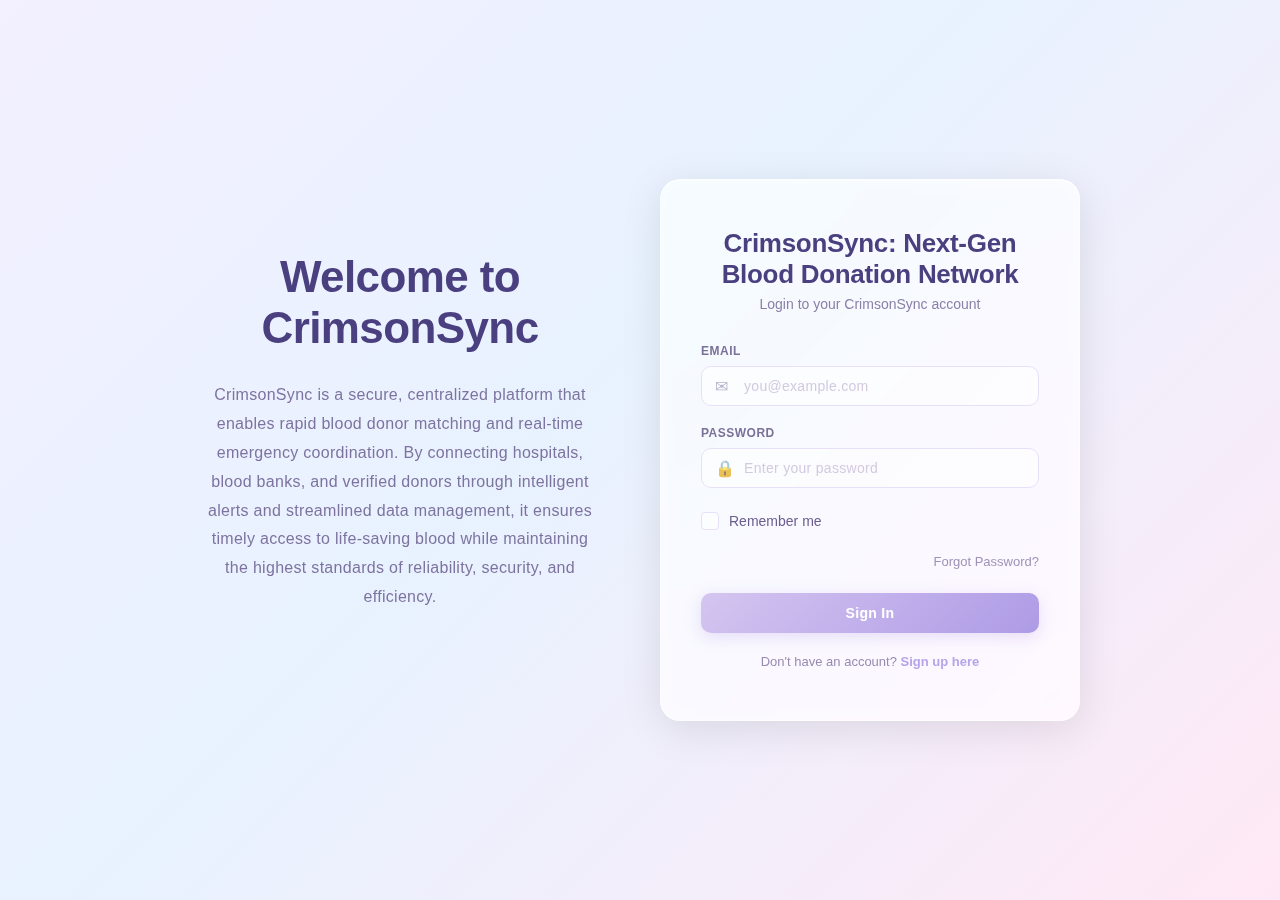
<file: login.html>
<!DOCTYPE html>
<html lang="en">
<head>
    <meta charset="UTF-8">
    <meta name="viewport" content="width=device-width, initial-scale=1.0">
    <title>CrimsonSync - Login Page</title>
    <link rel="stylesheet" href="login.css">
</head>
<body>
    <div class="auth-container">
        
        <div class="brand-section">
            <div class="brand-content">
                <h2 class="brand-headline">Welcome to CrimsonSync</h2>
                <p class="brand-description">
                    CrimsonSync is a secure, centralized platform that enables rapid blood donor matching and real-time emergency coordination. By connecting hospitals, blood banks, and verified donors through intelligent alerts and streamlined data management, it ensures timely access to life-saving blood while maintaining the highest standards of reliability, security, and efficiency.
                </p>
            </div>
        </div>

        <div class="login-section">
            <div class="login-card">
                <div class="login-header">
                    <h1>CrimsonSync: Next-Gen Blood Donation Network</h1>
                    <p>Login to your CrimsonSync account</p>
                </div>

                <form>
                    <div class="input-group">
                        <label class="input-label">Email</label>
                        <div class="input-wrapper">
                            <span class="input-icon">✉</span>
                            <input type="email" class="login-input" placeholder="you@example.com" required>
                        </div>
                    </div>

                    <div class="input-group">
                        <label class="input-label">Password</label>
                        <div class="input-wrapper">
                            <span class="input-icon">🔒</span>
                            <input type="password" class="login-input" placeholder="Enter your password" required>
                        </div>
                    </div>

                    <div class="checkbox-group">
                        <input type="checkbox" id="remember" class="checkbox-input">
                        <label for="remember" class="checkbox-label">Remember me</label>
                    </div>

                    <div class="forgot-password">
                        <a href="#" class="forgot-link">Forgot Password?</a>
                    </div>

                    <button type="submit" class="login-button">Sign In</button>

                    <p class="secondary-nav">Don't have an account?
                        <a href="#" class="secondary-link">Sign up here</a>
                    </p>
                </form>
            </div>
        </div>
    </div>
</body>

</html>
</file>
<file: login.css>
* {
    margin: 0;
    padding: 0;
    box-sizing: border-box;
}

body {
    font-family: -apple-system, BlinkMacSystemFont, 'Segoe UI', 'Helvetica Neue', 'Inter', sans-serif;
    background: linear-gradient(135deg, #f3f0ff 0%, #e8f2ff 45%, #ffe8f5 100%);
    min-height: 100vh;
    display: flex;
    align-items: center;
    justify-content: center;
    overflow-x: hidden;
}
.auth-container {
    display: flex;
    flex-direction: row;
    align-items: stretch;
    justify-content: center;
    gap: 60px;
    width: 100%;
    max-width: 960px;
    height: 80vh;
    padding: 40px;
}

/* Brand Section */
.brand-section {
    flex: 1;
    max-width: 480px;
    display: flex;
    align-items: center;
    justify-content: center;
    min-height: 100%;
    padding-right: 0;
    text-align: center;
}

.brand-content {
    position: relative;
}

.brand-headline {
    font-size: 44px;
    font-weight: 700;
    color: #4a3f7f;
    line-height: 1.15;
    margin-bottom: 28px;
    letter-spacing: -0.6px;
}

.brand-description {
    font-size: 16px;
    color: #6b5d8f;
    line-height: 1.8;
    letter-spacing: 0.3px;
    margin-bottom: 36px;
    font-weight: 400;
    opacity: 0.85;
    max-width: 400px;
}


/* Login Section */
.login-section {
    flex: 0 0 auto;
    width: 100%;
    max-width: 420px;
    display: flex;
    align-items: center;
    justify-content: center;
    min-height: 100%;;
}

.login-card {
    background: rgba(255, 255, 255, 0.65);
    backdrop-filter: blur(28px) saturate(180%);
    border-radius: 20px;
    padding: 48px 40px;
    box-shadow: 0 8px 40px rgba(0, 0, 0, 0.1),
                0 0 1px rgba(0, 0, 0, 0.05),
                inset 0 1px 0 rgba(255, 255, 255, 0.7),
                inset 0 0 20px rgba(255, 255, 255, 0.4);
    border: 1px solid rgba(255, 255, 255, 0.6);
    width: 100%;
}

.login-header {
    margin-bottom: 32px;
    text-align: center;
}

.login-header h1 {
    font-size: 26px;
    font-weight: 700;
    color: #4a3f7f;
    margin-bottom: 6px;
    letter-spacing: -0.3px;
}

.login-header p {
    font-size: 14px;
    color: #8b7fa8;
    font-weight: 400;
}

.input-group {
    margin-bottom: 20px;
}

.input-label {
    display: block;
    font-size: 12px;
    font-weight: 600;
    color: #5b4f7f;
    margin-bottom: 8px;
    letter-spacing: 0.5px;
    text-transform: uppercase;
    opacity: 0.8;
}

.input-wrapper {
    position: relative;
    display: flex;
    align-items: center;
}

.input-icon {
    position: absolute;
    left: 14px;
    color: #9d93b8;
    font-size: 16px;
    opacity: 0.7;
}

.login-input {
    width: 100%;
    padding: 11px 14px 11px 42px;
    border: 1.5px solid #e8dff8;
    border-radius: 10px;
    background: rgba(255, 255, 255, 0.5);
    font-size: 14px;
    color: #4a3f7f;
    transition: all 0.3s cubic-bezier(0.4, 0, 0.2, 1);
    font-family: inherit;
    letter-spacing: 0.3px;
}

.login-input::placeholder {
    color: #c9bdd9;
    opacity: 0.8;
}

.login-input:focus {
    outline: none;
    border-color: #d4c5f0;
    background: rgba(255, 255, 255, 0.85);
    box-shadow: 0 0 0 3px rgba(174, 155, 230, 0.15);
}

.checkbox-group {
    display: flex;
    align-items: center;
    margin: 24px 0;
    gap: 10px;
}

.checkbox-input {
    width: 18px;
    height: 18px;
    cursor: pointer;
    accent-color: #ae9be6;
    border-radius: 4px;
    appearance: none;
    border: 1.5px solid #e8dff8;
    background: rgba(255, 255, 255, 0.5);
    transition: all 0.3s ease;
}

.checkbox-input:hover {
    border-color: #d4c5f0;
    background: rgba(255, 255, 255, 0.7);
}

.checkbox-input:checked {
    background: linear-gradient(135deg, #d4c5f0 0%, #ae9be6 100%);
    border-color: #ae9be6;
}

.checkbox-label {
    font-size: 14px;
    color: #6b5d8f;
    cursor: pointer;
    user-select: none;
    font-weight: 500;
}

.forgot-password {
    display: flex;
    justify-content: flex-end;
    margin-bottom: 24px;
}

.forgot-link {
    font-size: 13px;
    color: #9d93b8;
    text-decoration: none;
    transition: color 0.3s ease;
    font-weight: 500;
}

.forgot-link:hover {
    color: #ae9be6;
}

.login-button {
    width: 100%;
    padding: 12px 16px;
    border: none;
    border-radius: 10px;
    background: linear-gradient(135deg, #d4c5f0 0%, #ae9be6 100%);
    color: #ffffff;
    font-size: 14px;
    font-weight: 600;
    cursor: pointer;
    transition: all 0.3s cubic-bezier(0.4, 0, 0.2, 1);
    box-shadow: 0 4px 16px rgba(174, 155, 230, 0.3);
    letter-spacing: 0.3px;
}

.login-button:hover {
    transform: translateY(-2px);
    box-shadow: 0 6px 24px rgba(174, 155, 230, 0.4);
}

.login-button:active {
    transform: translateY(0);
    box-shadow: 0 2px 8px rgba(174, 155, 230, 0.3);
}

.secondary-nav {
    margin-top: 20px;
    text-align: center;
    font-size: 13px;
    color: #8b7fa8;
    opacity: 0.9;
    line-height: 1.4;
    user-select: none;
    font-weight: 400;
}

.secondary-link {
    color: #ae9be6;
    text-decoration: none;
    font-weight: 600;
    transition: color 0.3s ease, filter 0.3s ease;
}

.secondary-link:hover {
    color: #d4c5f0;
    text-decoration: underline;
}

.secondary-link:focus {
    outline: none;
    box-shadow: 0 0 0 3px rgba(174, 155, 230, 0.2);
    border-radius: 4px;
}

/* Responsive Design */
@media (max-width: 1024px) {
    .auth-container {
        gap: 40px;
        padding: 30px;
    }

    .brand-section {
        max-width: 380px;
        padding-right: 30px;
    }

    .brand-headline {
        font-size: 36px;
    }

    .brand-description {
        font-size: 15px;
    }

    .login-card {
        padding: 40px 32px;
    }
}

@media (max-width: 768px) {
    body {
        overflow-y: auto;
    }

    .auth-container {
        flex-direction: column;
        gap: 48px;
        height: auto;
        min-height: 100vh;
        padding: 60px 24px;
    }

    .brand-section {
        flex: none;
        max-width: 100%;
        justify-content: center;
        align-items: flex-start;
        padding-right: 0;
        min-height: auto;
        text-align: center;
    }

    .brand-headline {
        font-size: 32px;
        margin-bottom: 20px;
    }

    .brand-description {
        font-size: 15px;
        margin-bottom: 24px;
        max-width: 100%;
        line-height: 1.7;
    }

    .brand-accent {
        margin: 20px auto 0;
    }

    .login-section {
        flex: none;
        max-width: 100%;
        min-height: auto;
    }

    .login-card {
        padding: 36px 28px;
    }

    .login-header h1 {
        font-size: 24px;
    }

    .login-header p {
        font-size: 13px;
    }

    .input-label {
        font-size: 11px;
    }

    .login-input {
        padding: 10px 12px 10px 38px;
        font-size: 13px;
    }

    .login-button {
        padding: 11px 14px;
        font-size: 13px;
    }
}

@media (max-width: 480px) {
    .auth-container {
        padding: 48px 16px;
        gap: 36px;
    }

    .brand-headline {
        font-size: 28px;
    }

    .brand-description {
        font-size: 14px;
    }

    .login-card {
        padding: 28px 20px;
    }

    .login-header h1 {
        font-size: 22px;
    }

    .input-group {
        margin-bottom: 16px;
    }

    .checkbox-group {
        margin: 18px 0;
    }

    .secondary-nav {
        font-size: 12px;
    }
}
</file>
